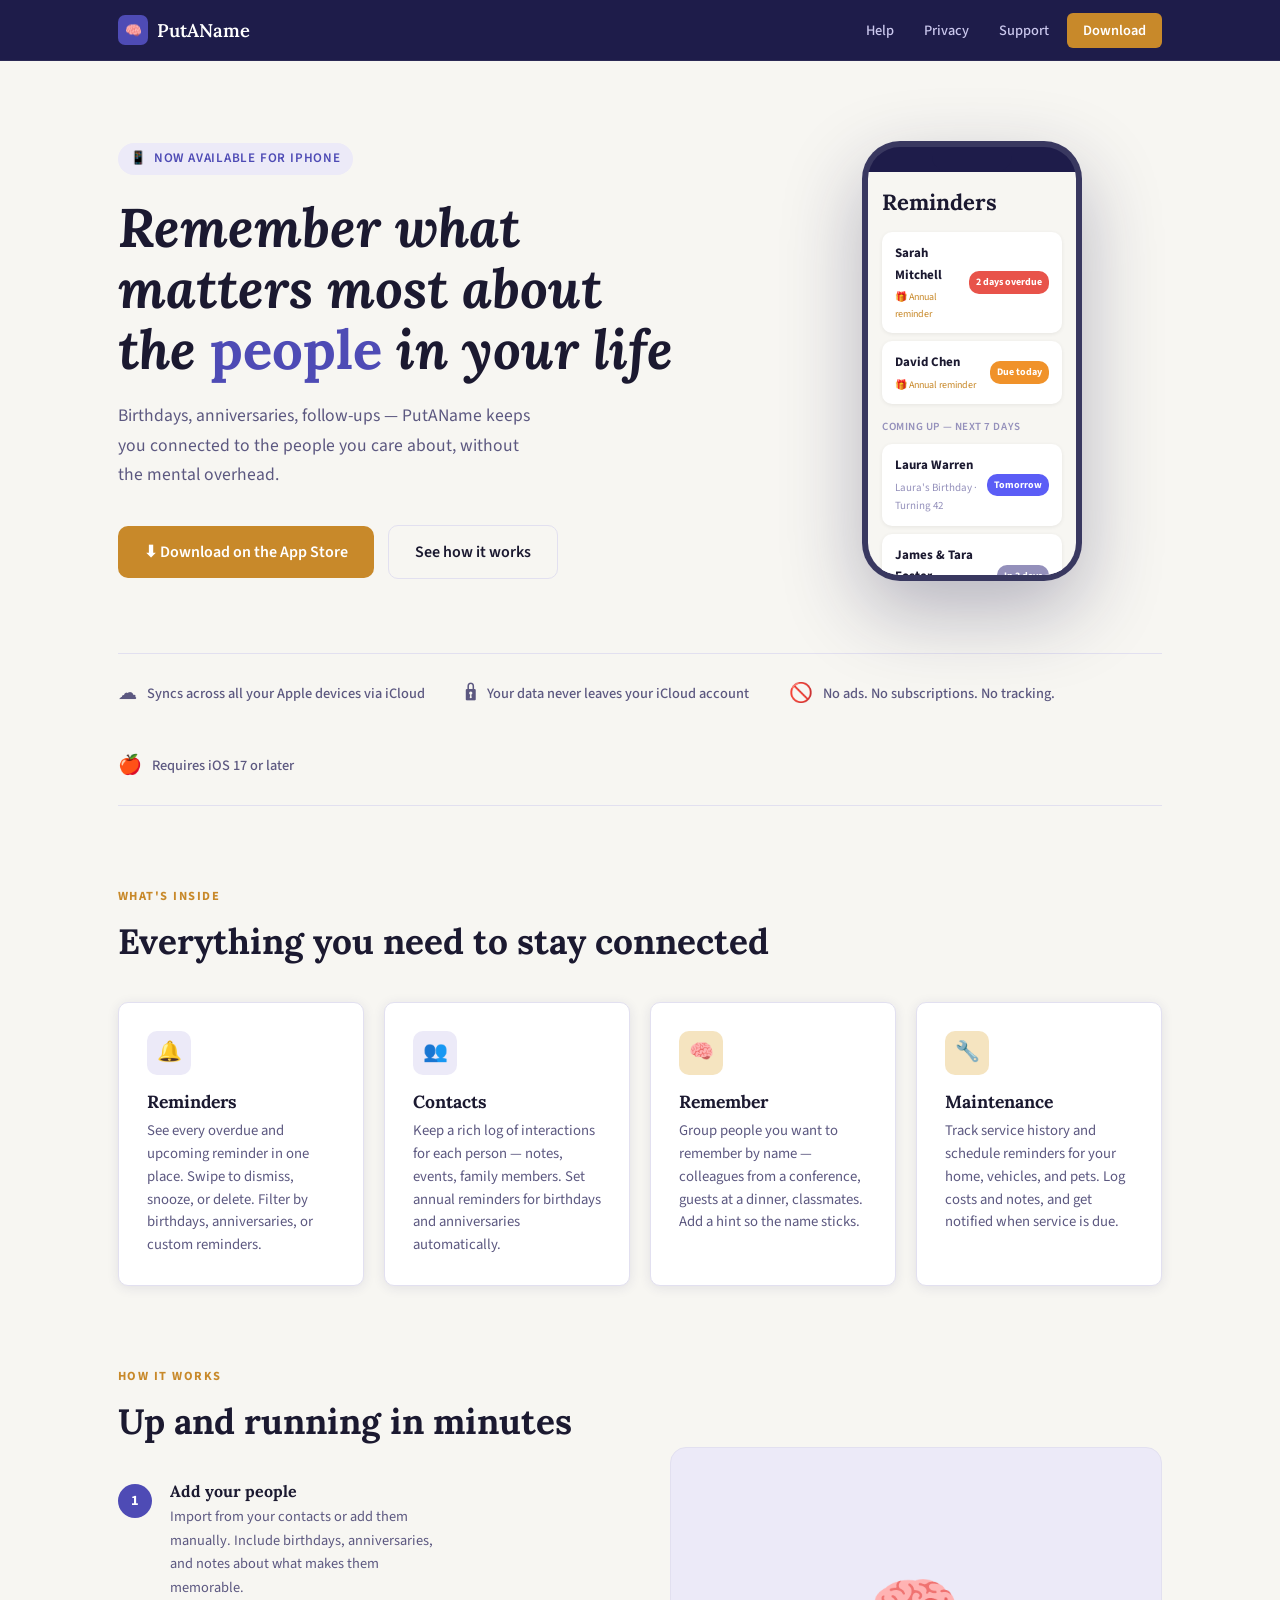
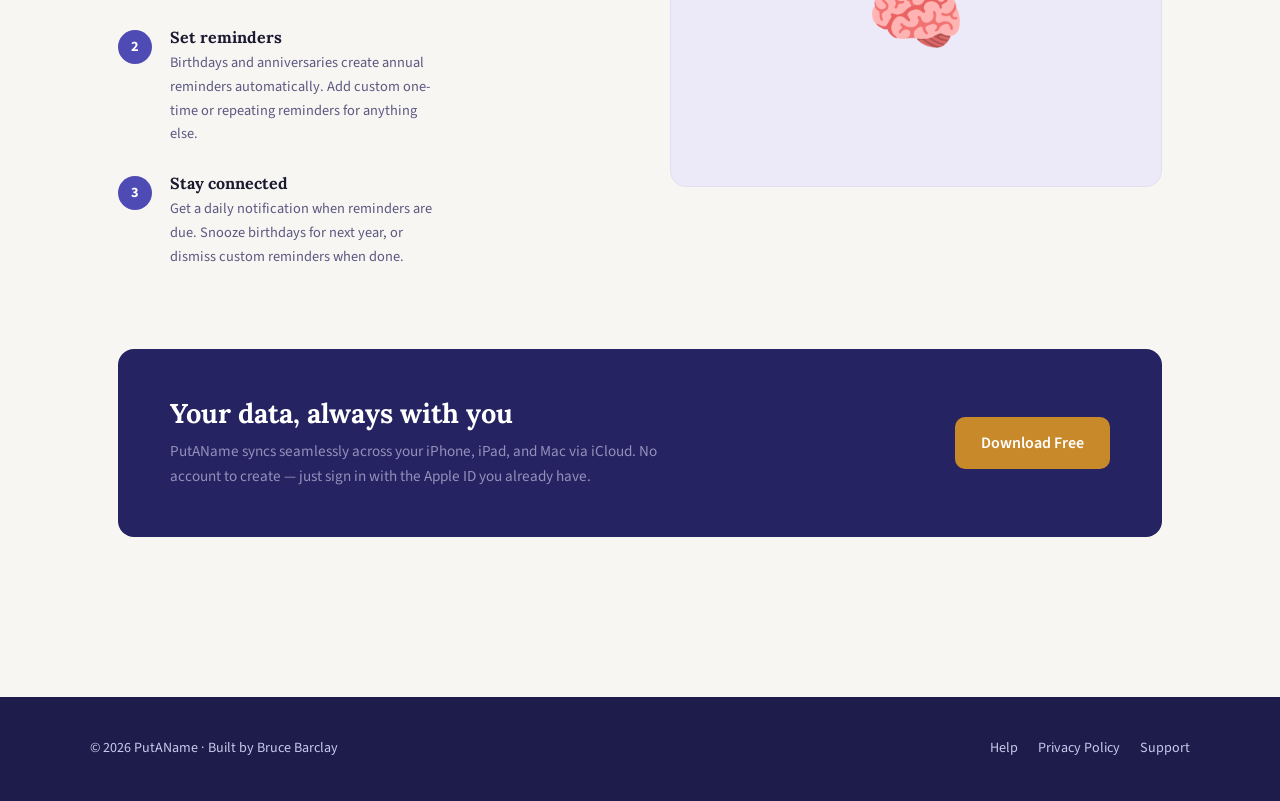
<file: index.html>
<!DOCTYPE html>
<html lang="en">
<head>
<meta charset="UTF-8">
<meta name="viewport" content="width=device-width, initial-scale=1.0">
<title>PutAName</title>
<meta name="description" content="The personal relationship app that helps you remember what matters most about the people in your life. Birthdays, anniversaries, reminders — all in one place.">
<link rel="stylesheet" href="style.css">
<style>
/* ── Hero ── */
.hero {
  display: grid;
  grid-template-columns: 1fr 380px;
  gap: 60px;
  align-items: center;
  padding: 80px 0 72px;
}

.hero-tag {
  display: inline-flex;
  align-items: center;
  gap: 7px;
  background: var(--indigo-pale);
  color: var(--indigo);
  font-size: .82rem;
  font-weight: 600;
  letter-spacing: .06em;
  text-transform: uppercase;
  padding: 5px 12px;
  border-radius: 20px;
  margin-bottom: 22px;
}

.hero h1 {
  font-size: clamp(2.2rem, 4.5vw, 3.4rem);
  font-style: italic;
  line-height: 1.12;
  margin-bottom: 22px;
  color: var(--ink);
}

.hero h1 em {
  font-style: normal;
  color: var(--indigo);
}

.hero-sub {
  font-size: 1.1rem;
  color: var(--ink-muted);
  max-width: 46ch;
  margin-bottom: 36px;
}

.hero-actions {
  display: flex;
  gap: 14px;
  flex-wrap: wrap;
  align-items: center;
}

.appstore-badge {
  height: 44px;
}

.hero-phone {
  position: relative;
  display: flex;
  justify-content: center;
}

.phone-frame {
  width: 220px;
  height: 440px;
  background: var(--nav-bg);
  border-radius: 38px;
  border: 6px solid rgba(255,255,255,.12);
  box-shadow: 0 30px 80px rgba(30,28,74,.30), 0 0 0 1px rgba(255,255,255,.04);
  position: relative;
  overflow: hidden;
  display: flex;
  flex-direction: column;
}

.phone-notch {
  width: 80px;
  height: 26px;
  background: var(--nav-bg);
  border-radius: 0 0 16px 16px;
  align-self: center;
  margin-top: -1px;
  flex-shrink: 0;
  position: relative;
  z-index: 2;
}

.phone-screen {
  flex: 1;
  background: #F7F6F2;
  padding: 12px 14px 0;
  overflow: hidden;
}

.mock-title {
  font-family: 'Lora', serif;
  font-size: 22px;
  font-weight: 700;
  color: #1B1930;
  margin-bottom: 12px;
}

.mock-row {
  background: white;
  border-radius: 10px;
  padding: 11px 13px;
  margin-bottom: 8px;
  display: flex;
  align-items: center;
  justify-content: space-between;
  box-shadow: 0 1px 4px rgba(0,0,0,.07);
}

.mock-row-left { flex: 1; min-width: 0; }
.mock-name { font-size: 13px; font-weight: 700; color: #1B1930; }
.mock-sub  { font-size: 11px; color: #9490BB; margin-top: 2px; }

.mock-badge {
  font-size: 10px;
  font-weight: 700;
  color: white;
  padding: 3px 7px;
  border-radius: 10px;
  white-space: nowrap;
}
.overdue  { background: #E8534A; }
.today    { background: #F0922A; }
.tomorrow { background: #5B5DF6; }
.in2      { background: #9490BB; }

.mock-annual {
  font-size: 10px;
  color: #C8892A;
  margin-top: 3px;
  display: flex;
  align-items: center;
  gap: 3px;
}

/* second phone, offset */
.phone-stack {
  position: relative;
  height: 480px;
}
.phone-stack .phone-frame:first-child {
  position: absolute;
  right: 0;
  top: 0;
}
.phone-stack .phone-frame:last-child {
  position: absolute;
  right: 40px;
  top: 40px;
  opacity: .4;
  transform: scale(.92);
}

/* ── Trust bar ── */
.trust-bar {
  border-top: 1px solid var(--border);
  border-bottom: 1px solid var(--border);
  padding: 24px 0;
  display: flex;
  gap: 40px;
  flex-wrap: wrap;
  align-items: center;
}
.trust-item {
  display: flex;
  align-items: center;
  gap: 10px;
  font-size: .9rem;
  color: var(--ink-muted);
  font-weight: 500;
}
.trust-icon {
  font-size: 1.2rem;
}

/* ── Features ── */
.features {
  padding: 80px 0 0;
}
.features-grid {
  display: grid;
  grid-template-columns: repeat(auto-fit, minmax(240px, 1fr));
  gap: 20px;
  margin-top: 0;
}
.feature-card {
  background: var(--surface);
  border: 1px solid var(--border);
  border-radius: var(--radius);
  padding: 28px;
  box-shadow: var(--shadow);
}
.feature-icon {
  width: 44px; height: 44px;
  border-radius: 10px;
  display: grid;
  place-items: center;
  font-size: 1.25rem;
  margin-bottom: 16px;
}
.icon-indigo { background: var(--indigo-pale); }
.icon-amber  { background: var(--amber-light); }

.feature-card h3 {
  font-size: 1.1rem;
  margin-bottom: 8px;
}
.feature-card p {
  font-size: .92rem;
  color: var(--ink-muted);
  line-height: 1.55;
}

/* ── How it works ── */
.how {
  padding: 80px 0 0;
  display: grid;
  grid-template-columns: 1fr 1fr;
  gap: 60px;
  align-items: center;
}
.how-steps { display: flex; flex-direction: column; gap: 28px; }
.step {
  display: flex;
  gap: 18px;
  align-items: flex-start;
}
.step-num {
  width: 34px; height: 34px;
  border-radius: 50%;
  background: var(--indigo);
  color: white;
  font-weight: 700;
  font-size: .9rem;
  display: grid;
  place-items: center;
  flex-shrink: 0;
  margin-top: 2px;
}
.step-body h4 { font-size: 1rem; margin-bottom: 4px; }
.step-body p  { font-size: .9rem; color: var(--ink-muted); max-width: 38ch; }

.how-visual {
  background: var(--indigo-pale);
  border-radius: 16px;
  height: 340px;
  display: grid;
  place-items: center;
  color: var(--indigo);
  font-size: 5rem;
  border: 1px solid var(--border);
}

/* ── iCloud band ── */
.icloud-band {
  margin-top: 80px;
  background: var(--indigo-deep);
  border-radius: 16px;
  padding: 48px 52px;
  display: flex;
  gap: 40px;
  align-items: center;
  justify-content: space-between;
  flex-wrap: wrap;
}
.icloud-band h2 {
  color: white;
  font-size: 1.7rem;
  margin-bottom: 10px;
}
.icloud-band p {
  color: #9490BB;
  font-size: .95rem;
}
.icloud-band .btn-primary {
  white-space: nowrap;
}

/* ── Responsive ── */
@media (max-width: 760px) {
  .hero { grid-template-columns: 1fr; }
  .hero-phone { display: none; }
  .how { grid-template-columns: 1fr; }
  .how-visual { display: none; }
  .icloud-band { padding: 32px 24px; }
}
</style>
</head>
<body>

<nav class="site-nav" aria-label="Site navigation">
  <div class="nav-inner">
    <a href="index.html" class="nav-logo">
      <span class="nav-logo-icon">🧠</span>
      PutAName
    </a>
    <ul class="nav-links">
      <li><a href="help.html">Help</a></li>
      <li><a href="privacy.html">Privacy</a></li>
      <li><a href="support.html">Support</a></li>
      <li><a href="https://apps.apple.com/app/put-a-name/id6807991402" class="nav-cta" target="_blank">Download</a></li>
    </ul>
  </div>
</nav>

<main>
<div class="page-content">

  <!-- Hero -->
  <section class="hero">
    <div class="hero-copy">
      <div class="hero-tag">
        <span>📱</span> Now available for iPhone
      </div>
      <h1>Remember what matters most about the <em>people</em> in your life</h1>
      <p class="hero-sub">Birthdays, anniversaries, follow-ups — PutAName keeps you connected to the people you care about, without the mental overhead.</p>
      <div class="hero-actions" id="download">
        <a href="https://apps.apple.com/app/put-a-name/id6807991402" class="btn btn-primary" aria-label="Download on the App Store" target="_blank">
          ⬇ Download on the App Store
        </a>
        <a href="help.html" class="btn btn-ghost">See how it works</a>
      </div>
    </div>

    <div class="hero-phone" aria-hidden="true">
      <div class="phone-frame">
        <div class="phone-notch"></div>
        <div class="phone-screen">
          <div class="mock-title">Reminders</div>
          <div class="mock-row">
            <div class="mock-row-left">
              <div class="mock-name">Sarah Mitchell</div>
              <div class="mock-annual">🎁 Annual reminder</div>
            </div>
            <span class="mock-badge overdue">2 days overdue</span>
          </div>
          <div class="mock-row">
            <div class="mock-row-left">
              <div class="mock-name">David Chen</div>
              <div class="mock-annual">🎁 Annual reminder</div>
            </div>
            <span class="mock-badge today">Due today</span>
          </div>
          <div style="font-size:11px;color:#9490BB;margin:14px 0 8px;font-weight:600;letter-spacing:.05em;text-transform:uppercase;">Coming up — next 7 days</div>
          <div class="mock-row">
            <div class="mock-row-left">
              <div class="mock-name">Laura Warren</div>
              <div class="mock-sub">Laura's Birthday · Turning 42</div>
            </div>
            <span class="mock-badge tomorrow">Tomorrow</span>
          </div>
          <div class="mock-row">
            <div class="mock-row-left">
              <div class="mock-name">James &amp; Tara Foster</div>
              <div class="mock-sub">Anniversary</div>
            </div>
            <span class="mock-badge in2">In 3 days</span>
          </div>
        </div>
      </div>
    </div>
  </section>

  <!-- Trust bar -->
  <div class="trust-bar">
    <div class="trust-item"><span class="trust-icon">☁️</span> Syncs across all your Apple devices via iCloud</div>
    <div class="trust-item"><span class="trust-icon">🔒</span> Your data never leaves your iCloud account</div>
    <div class="trust-item"><span class="trust-icon">🚫</span> No ads. No subscriptions. No tracking.</div>
    <div class="trust-item"><span class="trust-icon">🍎</span> Requires iOS 17 or later</div>
  </div>

  <!-- Features -->
  <section class="features">
    <p class="eyebrow">What's inside</p>
    <h2 class="section-title">Everything you need to stay connected</h2>
    <div class="features-grid">
      <div class="feature-card">
        <div class="feature-icon icon-indigo">🔔</div>
        <h3>Reminders</h3>
        <p>See every overdue and upcoming reminder in one place. Swipe to dismiss, snooze, or delete. Filter by birthdays, anniversaries, or custom reminders.</p>
      </div>
      <div class="feature-card">
        <div class="feature-icon icon-indigo">👥</div>
        <h3>Contacts</h3>
        <p>Keep a rich log of interactions for each person — notes, events, family members. Set annual reminders for birthdays and anniversaries automatically.</p>
      </div>
      <div class="feature-card">
        <div class="feature-icon icon-amber">🧠</div>
        <h3>Remember</h3>
        <p>Group people you want to remember by name — colleagues from a conference, guests at a dinner, classmates. Add a hint so the name sticks.</p>
      </div>
      <div class="feature-card">
        <div class="feature-icon icon-amber">🔧</div>
        <h3>Maintenance</h3>
        <p>Track service history and schedule reminders for your home, vehicles, and pets. Log costs and notes, and get notified when service is due.</p>
      </div>
    </div>
  </section>

  <!-- How it works -->
  <section class="how">
    <div>
      <p class="eyebrow">How it works</p>
      <h2 class="section-title">Up and running in minutes</h2>
      <div class="how-steps">
        <div class="step">
          <div class="step-num">1</div>
          <div class="step-body">
            <h4>Add your people</h4>
            <p>Import from your contacts or add them manually. Include birthdays, anniversaries, and notes about what makes them memorable.</p>
          </div>
        </div>
        <div class="step">
          <div class="step-num">2</div>
          <div class="step-body">
            <h4>Set reminders</h4>
            <p>Birthdays and anniversaries create annual reminders automatically. Add custom one-time or repeating reminders for anything else.</p>
          </div>
        </div>
        <div class="step">
          <div class="step-num">3</div>
          <div class="step-body">
            <h4>Stay connected</h4>
            <p>Get a daily notification when reminders are due. Snooze birthdays for next year, or dismiss custom reminders when done.</p>
          </div>
        </div>
      </div>
    </div>
    <div class="how-visual" aria-hidden="true">🧠</div>
  </section>

  <!-- iCloud band -->
  <div class="icloud-band">
    <div>
      <h2>Your data, always with you</h2>
      <p>PutAName syncs seamlessly across your iPhone, iPad, and Mac via iCloud. No account to create — just sign in with the Apple ID you already have.</p>
    </div>
    <a href="https://apps.apple.com/app/put-a-name/id6807991402" class="btn btn-primary" target="_blank">Download Free</a>
  </div>

</div>
</main>

<footer class="site-footer">
  <div class="footer-inner">
    <span>© 2026 PutAName · Built by Bruce Barclay</span>
    <ul class="footer-links">
      <li><a href="help.html">Help</a></li>
      <li><a href="privacy.html">Privacy Policy</a></li>
      <li><a href="support.html">Support</a></li>
    </ul>
  </div>
</footer>

</body>
</html>
</file>
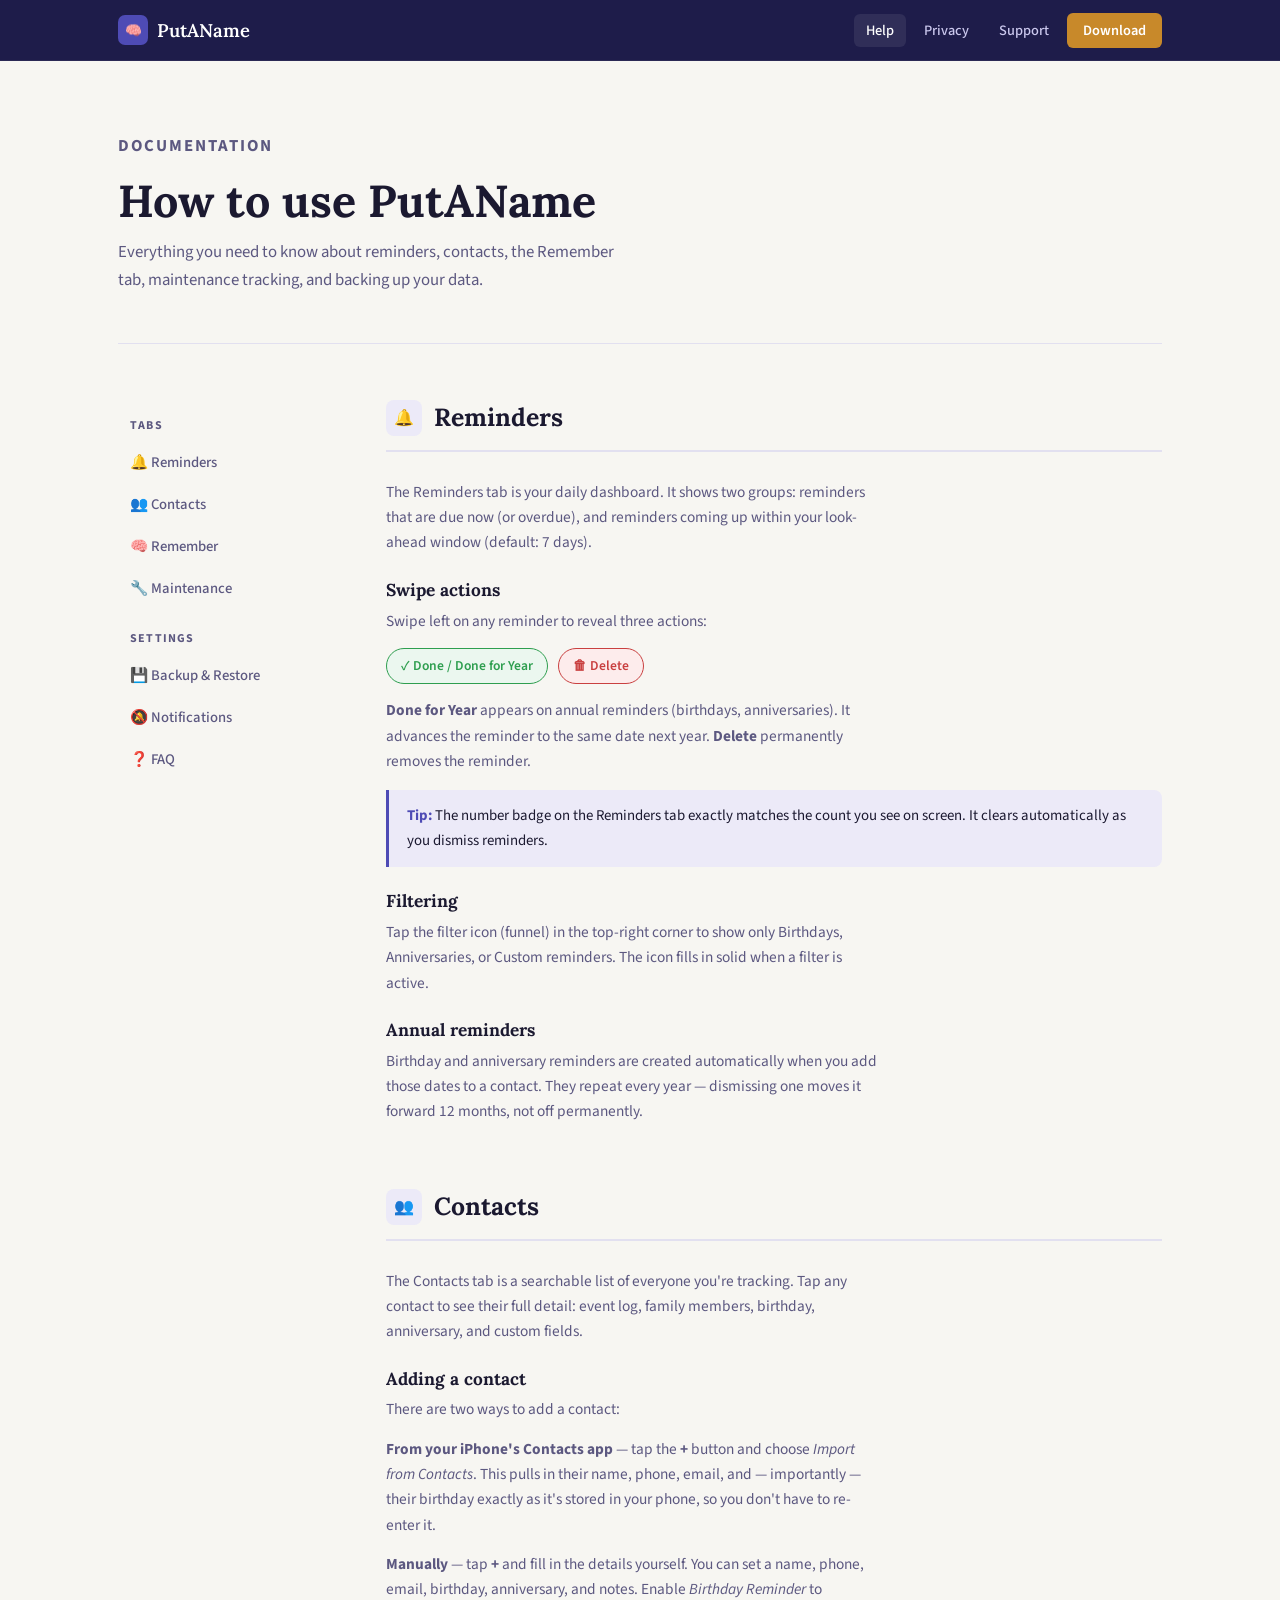
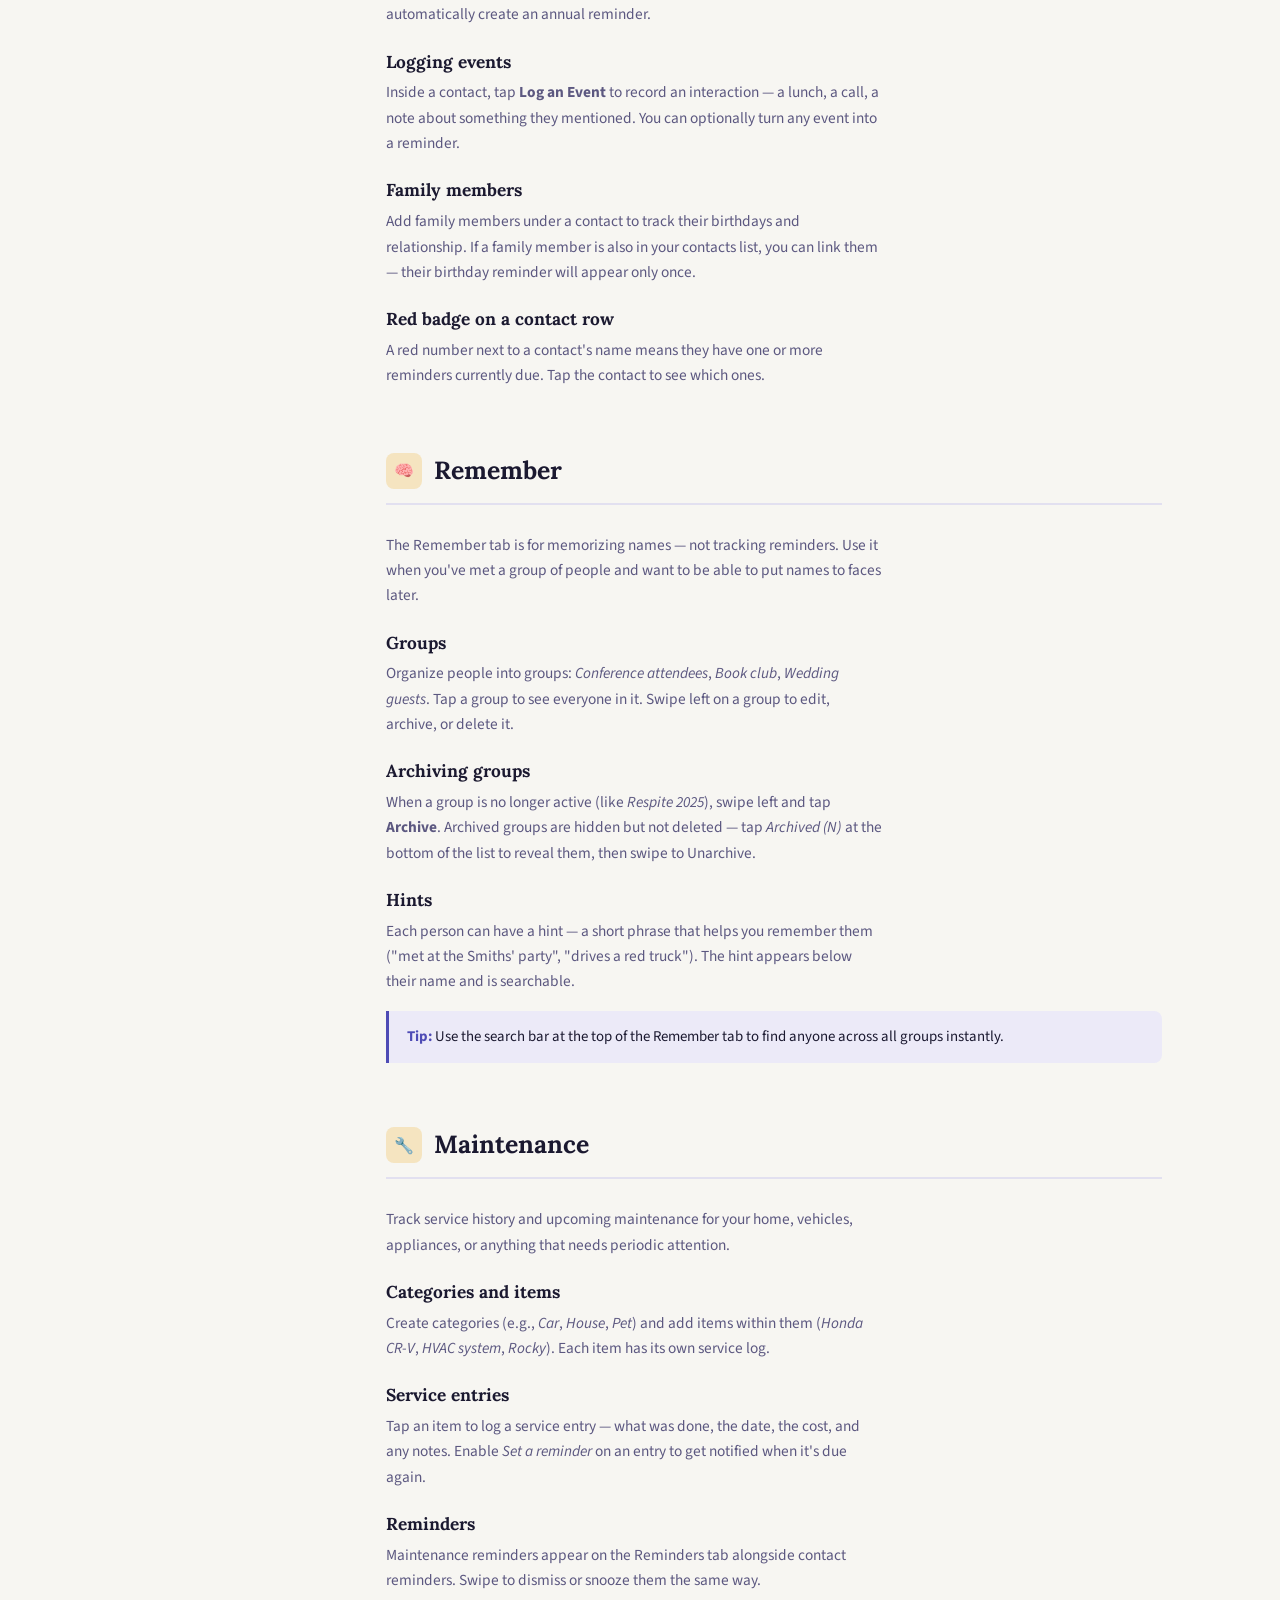
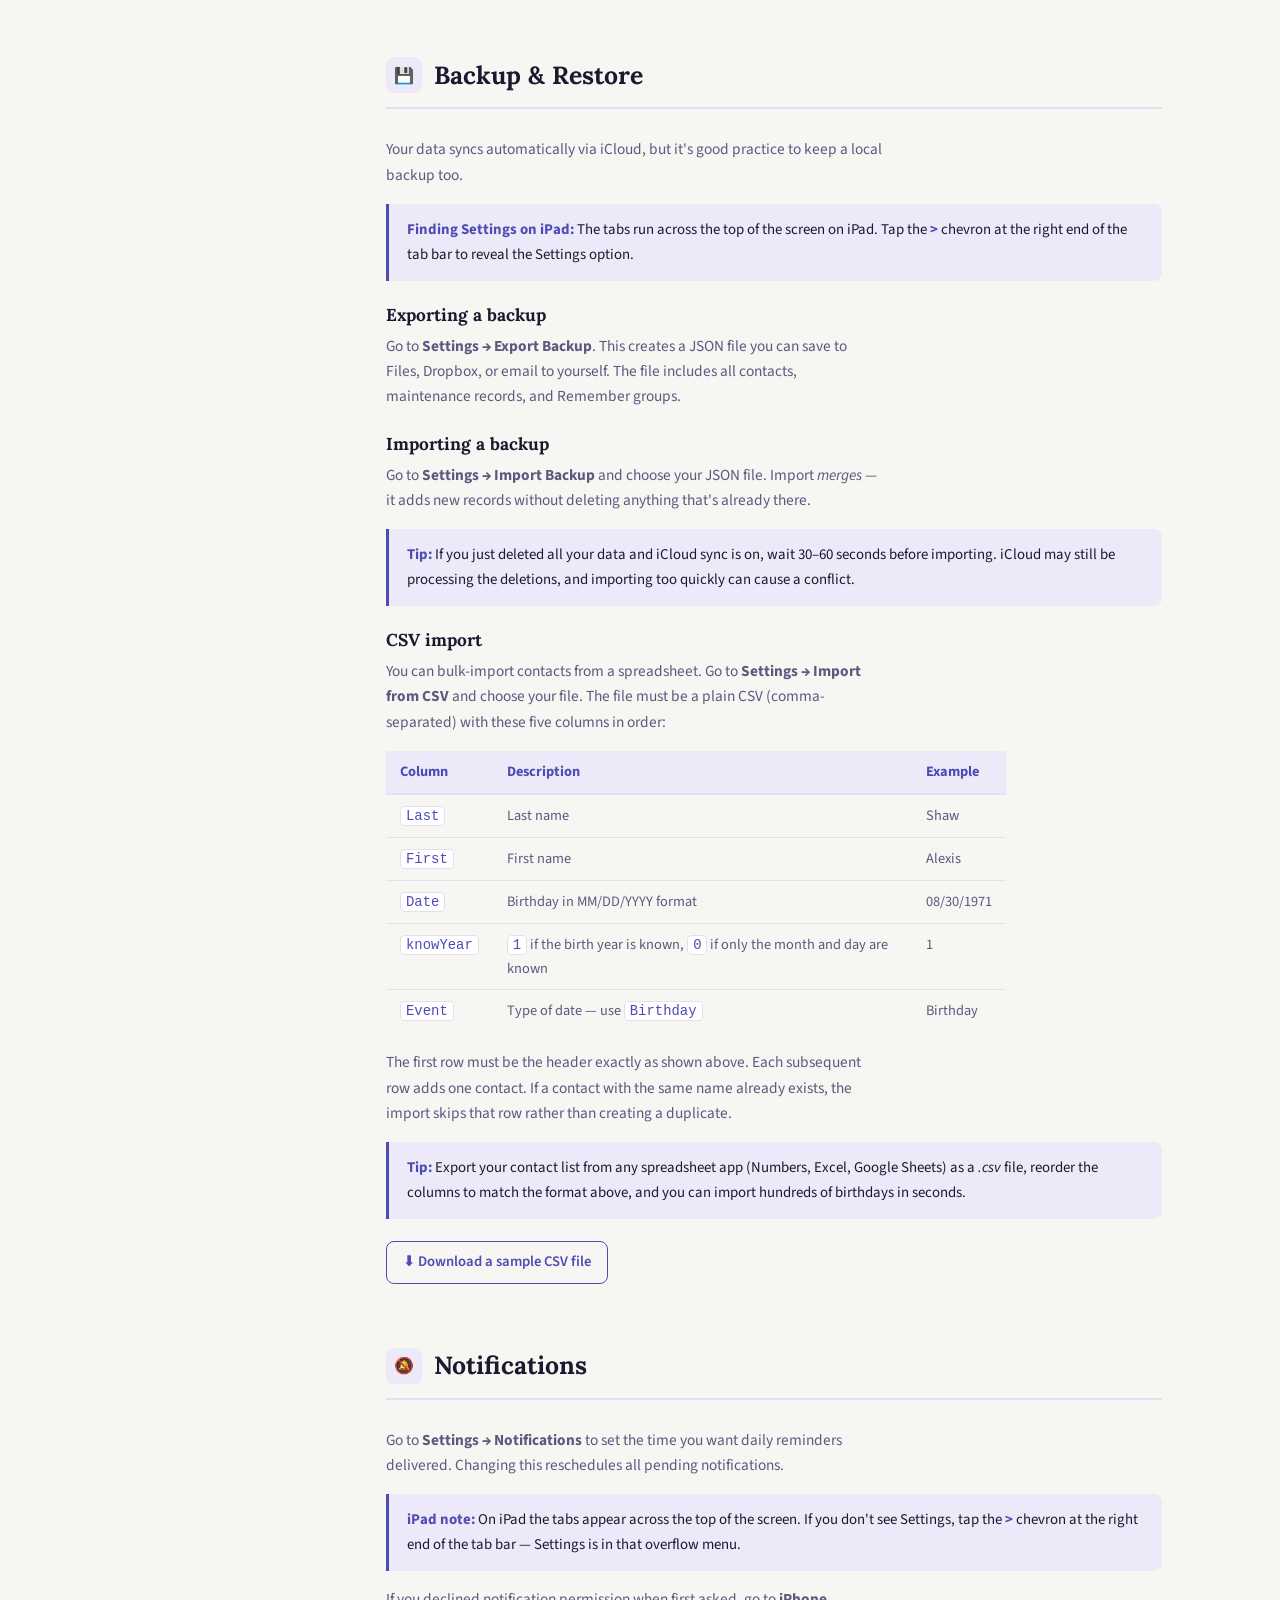
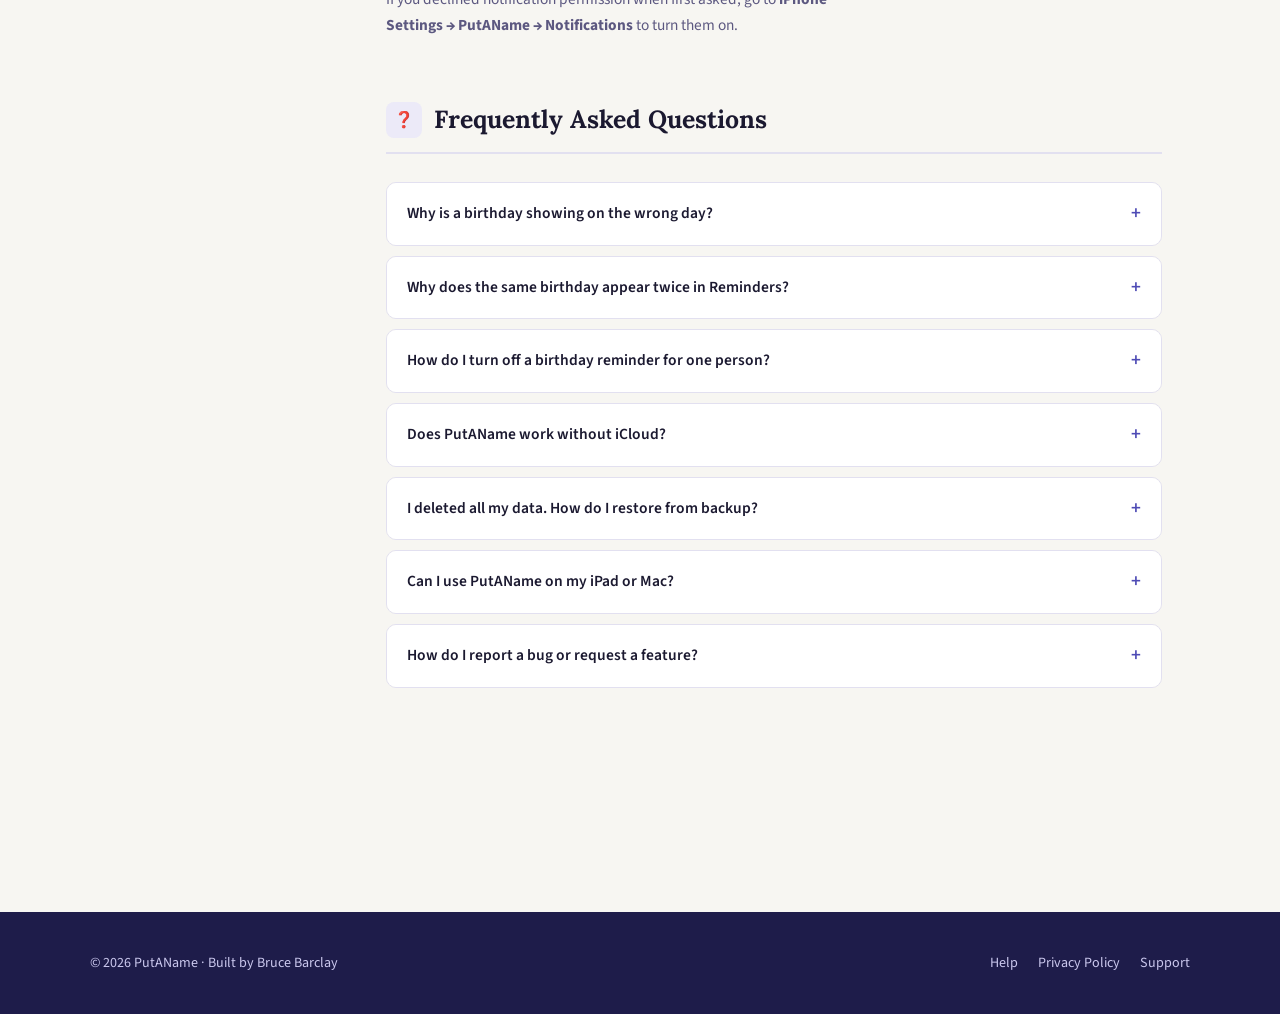
<file: help.html>
<!DOCTYPE html>
<html lang="en">
<head>
<meta charset="UTF-8">
<meta name="viewport" content="width=device-width, initial-scale=1.0">
<title>Help — PutAName</title>
<meta name="description" content="Learn how to use PutAName — reminders, contacts, the Remember tab, maintenance tracking, and backup.">
<link rel="stylesheet" href="style.css">
<style>
.help-hero {
  padding: 60px 0 48px;
  border-bottom: 1px solid var(--border);
  margin-bottom: 56px;
}
.help-hero h1 { font-size: clamp(2rem, 4vw, 2.8rem); margin-top: .3em; }
.help-hero p  { font-size: 1.05rem; color: var(--ink-muted); margin-top: .7em; }

.help-layout {
  display: grid;
  grid-template-columns: 220px 1fr;
  gap: 48px;
  align-items: start;
}

/* Sidebar */
.help-sidebar {
  position: sticky;
  top: 80px;
}
.help-sidebar nav { display: flex; flex-direction: column; gap: 4px; }
.help-sidebar a {
  color: var(--ink-muted);
  font-size: .92rem;
  font-weight: 500;
  padding: 7px 12px;
  border-radius: 7px;
  display: flex;
  align-items: center;
  gap: 9px;
  text-decoration: none;
  transition: background .12s, color .12s;
}
.help-sidebar a:hover,
.help-sidebar a.active {
  background: var(--indigo-pale);
  color: var(--indigo);
}
.help-sidebar .section-group {
  font-size: .75rem;
  font-weight: 700;
  letter-spacing: .1em;
  text-transform: uppercase;
  color: var(--ink-muted);
  padding: 16px 12px 4px;
}

/* Content */
.help-section {
  margin-bottom: 64px;
  scroll-margin-top: 80px;
}
.help-section h2 {
  font-size: 1.55rem;
  display: flex;
  align-items: center;
  gap: 12px;
  padding-bottom: 14px;
  border-bottom: 2px solid var(--border);
  margin-bottom: 28px;
}
.help-section h2 .tab-icon {
  width: 36px; height: 36px;
  border-radius: 8px;
  background: var(--indigo-pale);
  display: grid;
  place-items: center;
  font-size: 1rem;
  flex-shrink: 0;
}
.amber-bg { background: var(--amber-light) !important; }

.help-section h3 {
  font-size: 1.08rem;
  margin: 24px 0 8px;
  color: var(--ink);
}
.help-section p {
  font-size: .96rem;
  color: var(--ink-muted);
  line-height: 1.65;
  max-width: 62ch;
}

/* Q&A */
.faq-item {
  border: 1px solid var(--border);
  border-radius: var(--radius);
  margin-bottom: 10px;
  overflow: hidden;
}
.faq-item summary {
  padding: 15px 20px;
  font-weight: 600;
  font-size: .97rem;
  cursor: pointer;
  list-style: none;
  display: flex;
  justify-content: space-between;
  align-items: center;
  background: var(--surface);
  color: var(--ink);
  user-select: none;
}
.faq-item summary::-webkit-details-marker { display: none; }
.faq-item summary::after { content: '+'; font-size: 1.2rem; color: var(--indigo); transition: transform .2s; }
.faq-item[open] summary::after { transform: rotate(45deg); }
.faq-item[open] summary { border-bottom: 1px solid var(--border); }
.faq-body {
  padding: 16px 20px;
  font-size: .93rem;
  color: var(--ink-muted);
  line-height: 1.65;
  background: var(--ground);
}
.faq-body p + p { margin-top: .7em; }

/* Tip box */
.tip {
  background: var(--indigo-pale);
  border-left: 3px solid var(--indigo);
  border-radius: 0 8px 8px 0;
  padding: 14px 18px;
  margin: 16px 0;
  font-size: .93rem;
  color: var(--ink);
}
.tip strong { color: var(--indigo); }

/* Action pills */
.actions-row {
  display: flex;
  gap: 10px;
  flex-wrap: wrap;
  margin: 14px 0;
}
.action-pill {
  display: inline-flex;
  align-items: center;
  gap: 6px;
  padding: 6px 14px;
  border-radius: 20px;
  font-size: .85rem;
  font-weight: 600;
  border: 1.5px solid;
}
.pill-green  { border-color: #2E9E4F; color: #2E9E4F; background: #EBF7EF; }
.pill-orange { border-color: #D97B20; color: #D97B20; background: #FDF3E7; }
.pill-red    { border-color: #C94040; color: #C94040; background: #FDECEC; }

/* CSV table */
.csv-table {
  width: 100%;
  max-width: 620px;
  border-collapse: collapse;
  font-size: .9rem;
  margin: 16px 0 18px;
  overflow-x: auto;
  display: block;
}
.csv-table th {
  background: var(--indigo-pale);
  color: var(--indigo);
  font-weight: 700;
  text-align: left;
  padding: 9px 14px;
  border-bottom: 2px solid var(--border);
}
.csv-table td {
  padding: 9px 14px;
  border-bottom: 1px solid var(--border);
  color: var(--ink-muted);
  vertical-align: top;
}
.csv-table tr:last-child td { border-bottom: none; }
.csv-table code {
  background: var(--surface);
  border: 1px solid var(--border);
  border-radius: 4px;
  padding: 1px 5px;
  font-size: .87rem;
  color: var(--indigo);
}

/* CSV download link */
.csv-download {
  display: inline-flex;
  align-items: center;
  gap: 6px;
  font-weight: 600;
  font-size: .92rem;
  color: var(--indigo);
  border: 1.5px solid var(--indigo);
  padding: 8px 16px;
  border-radius: 8px;
  text-decoration: none;
  margin-top: 6px;
  transition: background .12s;
}
.csv-download:hover { background: var(--indigo-pale); text-decoration: none; }

@media (max-width: 700px) {
  .help-layout { grid-template-columns: 1fr; }
  .help-sidebar { display: none; }
}
</style>
</head>
<body>

<nav class="site-nav" aria-label="Site navigation">
  <div class="nav-inner">
    <a href="index.html" class="nav-logo">
      <span class="nav-logo-icon">🧠</span>
      PutAName
    </a>
    <ul class="nav-links">
      <li><a href="help.html" aria-current="page">Help</a></li>
      <li><a href="privacy.html">Privacy</a></li>
      <li><a href="support.html">Support</a></li>
      <li><a href="index.html#download" class="nav-cta">Download</a></li>
    </ul>
  </div>
</nav>

<main>
<div class="page-content">

  <div class="help-hero">
    <p class="eyebrow">Documentation</p>
    <h1>How to use PutAName</h1>
    <p>Everything you need to know about reminders, contacts, the Remember tab, maintenance tracking, and backing up your data.</p>
  </div>

  <div class="help-layout">

    <!-- Sidebar -->
    <aside class="help-sidebar">
      <nav aria-label="Help sections">
        <div class="section-group">Tabs</div>
        <a href="#reminders">🔔 Reminders</a>
        <a href="#contacts">👥 Contacts</a>
        <a href="#remember">🧠 Remember</a>
        <a href="#maintenance">🔧 Maintenance</a>
        <div class="section-group">Settings</div>
        <a href="#backup">💾 Backup &amp; Restore</a>
        <a href="#notifications">🔕 Notifications</a>
        <a href="#faq">❓ FAQ</a>
      </nav>
    </aside>

    <!-- Main content -->
    <div class="help-content">

      <!-- Reminders -->
      <section class="help-section" id="reminders">
        <h2><span class="tab-icon">🔔</span> Reminders</h2>

        <p>The Reminders tab is your daily dashboard. It shows two groups: reminders that are due now (or overdue), and reminders coming up within your look-ahead window (default: 7 days).</p>

        <h3>Swipe actions</h3>
        <p>Swipe left on any reminder to reveal three actions:</p>
        <div class="actions-row">
          <span class="action-pill pill-green">✓ Done / Done for Year</span>
          <span class="action-pill pill-red">🗑 Delete</span>
        </div>
        <p><strong>Done for Year</strong> appears on annual reminders (birthdays, anniversaries). It advances the reminder to the same date next year. <strong>Delete</strong> permanently removes the reminder.</p>

        <div class="tip"><strong>Tip:</strong> The number badge on the Reminders tab exactly matches the count you see on screen. It clears automatically as you dismiss reminders.</div>

        <h3>Filtering</h3>
        <p>Tap the filter icon (funnel) in the top-right corner to show only Birthdays, Anniversaries, or Custom reminders. The icon fills in solid when a filter is active.</p>

        <h3>Annual reminders</h3>
        <p>Birthday and anniversary reminders are created automatically when you add those dates to a contact. They repeat every year — dismissing one moves it forward 12 months, not off permanently.</p>
      </section>

      <!-- Contacts -->
      <section class="help-section" id="contacts">
        <h2><span class="tab-icon">👥</span> Contacts</h2>

        <p>The Contacts tab is a searchable list of everyone you're tracking. Tap any contact to see their full detail: event log, family members, birthday, anniversary, and custom fields.</p>

        <h3>Adding a contact</h3>
        <p>There are two ways to add a contact:</p>
        <p><strong>From your iPhone's Contacts app</strong> — tap the <strong>+</strong> button and choose <em>Import from Contacts</em>. This pulls in their name, phone, email, and — importantly — their birthday exactly as it's stored in your phone, so you don't have to re-enter it.</p>
        <p><strong>Manually</strong> — tap <strong>+</strong> and fill in the details yourself. You can set a name, phone, email, birthday, anniversary, and notes. Enable <em>Birthday Reminder</em> to automatically create an annual reminder.</p>

        <h3>Logging events</h3>
        <p>Inside a contact, tap <strong>Log an Event</strong> to record an interaction — a lunch, a call, a note about something they mentioned. You can optionally turn any event into a reminder.</p>

        <h3>Family members</h3>
        <p>Add family members under a contact to track their birthdays and relationship. If a family member is also in your contacts list, you can link them — their birthday reminder will appear only once.</p>

        <h3>Red badge on a contact row</h3>
        <p>A red number next to a contact's name means they have one or more reminders currently due. Tap the contact to see which ones.</p>
      </section>

      <!-- Remember -->
      <section class="help-section" id="remember">
        <h2><span class="tab-icon amber-bg">🧠</span> Remember</h2>

        <p>The Remember tab is for memorizing names — not tracking reminders. Use it when you've met a group of people and want to be able to put names to faces later.</p>

        <h3>Groups</h3>
        <p>Organize people into groups: <em>Conference attendees</em>, <em>Book club</em>, <em>Wedding guests</em>. Tap a group to see everyone in it. Swipe left on a group to edit, archive, or delete it.</p>

        <h3>Archiving groups</h3>
        <p>When a group is no longer active (like <em>Respite 2025</em>), swipe left and tap <strong>Archive</strong>. Archived groups are hidden but not deleted — tap <em>Archived (N)</em> at the bottom of the list to reveal them, then swipe to Unarchive.</p>

        <h3>Hints</h3>
        <p>Each person can have a hint — a short phrase that helps you remember them ("met at the Smiths' party", "drives a red truck"). The hint appears below their name and is searchable.</p>

        <div class="tip"><strong>Tip:</strong> Use the search bar at the top of the Remember tab to find anyone across all groups instantly.</div>
      </section>

      <!-- Maintenance -->
      <section class="help-section" id="maintenance">
        <h2><span class="tab-icon amber-bg">🔧</span> Maintenance</h2>

        <p>Track service history and upcoming maintenance for your home, vehicles, appliances, or anything that needs periodic attention.</p>

        <h3>Categories and items</h3>
        <p>Create categories (e.g., <em>Car</em>, <em>House</em>, <em>Pet</em>) and add items within them (<em>Honda CR-V</em>, <em>HVAC system</em>, <em>Rocky</em>). Each item has its own service log.</p>

        <h3>Service entries</h3>
        <p>Tap an item to log a service entry — what was done, the date, the cost, and any notes. Enable <em>Set a reminder</em> on an entry to get notified when it's due again.</p>

        <h3>Reminders</h3>
        <p>Maintenance reminders appear on the Reminders tab alongside contact reminders. Swipe to dismiss or snooze them the same way.</p>
      </section>

      <!-- Backup -->
      <section class="help-section" id="backup">
        <h2><span class="tab-icon">💾</span> Backup &amp; Restore</h2>

        <p>Your data syncs automatically via iCloud, but it's good practice to keep a local backup too.</p>

        <div class="tip"><strong>Finding Settings on iPad:</strong> The tabs run across the top of the screen on iPad. Tap the <strong>&gt;</strong> chevron at the right end of the tab bar to reveal the Settings option.</div>

        <h3>Exporting a backup</h3>
        <p>Go to <strong>Settings → Export Backup</strong>. This creates a JSON file you can save to Files, Dropbox, or email to yourself. The file includes all contacts, maintenance records, and Remember groups.</p>

        <h3>Importing a backup</h3>
        <p>Go to <strong>Settings → Import Backup</strong> and choose your JSON file. Import <em>merges</em> — it adds new records without deleting anything that's already there.</p>

        <div class="tip"><strong>Tip:</strong> If you just deleted all your data and iCloud sync is on, wait 30–60 seconds before importing. iCloud may still be processing the deletions, and importing too quickly can cause a conflict.</div>

        <h3>CSV import</h3>
        <p>You can bulk-import contacts from a spreadsheet. Go to <strong>Settings → Import from CSV</strong> and choose your file. The file must be a plain CSV (comma-separated) with these five columns in order:</p>

        <table class="csv-table">
          <thead>
            <tr><th>Column</th><th>Description</th><th>Example</th></tr>
          </thead>
          <tbody>
            <tr><td><code>Last</code></td><td>Last name</td><td>Shaw</td></tr>
            <tr><td><code>First</code></td><td>First name</td><td>Alexis</td></tr>
            <tr><td><code>Date</code></td><td>Birthday in MM/DD/YYYY format</td><td>08/30/1971</td></tr>
            <tr><td><code>knowYear</code></td><td><code>1</code> if the birth year is known, <code>0</code> if only the month and day are known</td><td>1</td></tr>
            <tr><td><code>Event</code></td><td>Type of date — use <code>Birthday</code></td><td>Birthday</td></tr>
          </tbody>
        </table>

        <p>The first row must be the header exactly as shown above. Each subsequent row adds one contact. If a contact with the same name already exists, the import skips that row rather than creating a duplicate.</p>

        <div class="tip"><strong>Tip:</strong> Export your contact list from any spreadsheet app (Numbers, Excel, Google Sheets) as a <em>.csv</em> file, reorder the columns to match the format above, and you can import hundreds of birthdays in seconds.</div>

        <p><a href="RememberIt_Sample.csv" class="csv-download" download>⬇ Download a sample CSV file</a></p>
      </section>

      <!-- Notifications -->
      <section class="help-section" id="notifications">
        <h2><span class="tab-icon">🔕</span> Notifications</h2>

        <p>Go to <strong>Settings → Notifications</strong> to set the time you want daily reminders delivered. Changing this reschedules all pending notifications.</p>

        <div class="tip"><strong>iPad note:</strong> On iPad the tabs appear across the top of the screen. If you don't see Settings, tap the <strong>&gt;</strong> chevron at the right end of the tab bar — Settings is in that overflow menu.</div>

        <p>If you declined notification permission when first asked, go to <strong>iPhone Settings → PutAName → Notifications</strong> to turn them on.</p>
      </section>

      <!-- FAQ -->
      <section class="help-section" id="faq">
        <h2><span class="tab-icon">❓</span> Frequently Asked Questions</h2>

        <details class="faq-item">
          <summary>Why is a birthday showing on the wrong day?</summary>
          <div class="faq-body">
            <p>Birthdays are stored as calendar dates (not times). If you entered a birthday while in one time zone and now view it in a different one, the display logic automatically accounts for this using UTC-based date math — so the date should always show the day you entered regardless of where you are.</p>
            <p>If you see a date that's off by one day, check whether the birthday was set correctly in the contact's detail view.</p>
          </div>
        </details>

        <details class="faq-item">
          <summary>Why does the same birthday appear twice in Reminders?</summary>
          <div class="faq-body">
            <p>This can happen if a person is both a direct contact <em>and</em> listed as a family member on another contact with their birthday reminder enabled. PutAName automatically suppresses the family-member copy — only the direct contact's reminder shows. If you're still seeing duplicates, check that the family member is properly <em>linked</em> to their contact (tap the family member row to link them).</p>
          </div>
        </details>

        <details class="faq-item">
          <summary>How do I turn off a birthday reminder for one person?</summary>
          <div class="faq-body">
            <p>Open the contact, tap the edit button (⋯ menu → Edit Contact), and turn off the <em>Birthday Reminder</em> toggle. This removes the annual reminder without deleting the birthday date itself.</p>
          </div>
        </details>

        <details class="faq-item">
          <summary>Does PutAName work without iCloud?</summary>
          <div class="faq-body">
            <p>Yes — all your data is saved on your device even when iCloud is off. You just won't get sync across other devices. Export a backup regularly if you're not using iCloud, so you have a copy in case you switch phones.</p>
          </div>
        </details>

        <details class="faq-item">
          <summary>I deleted all my data. How do I restore from backup?</summary>
          <div class="faq-body">
            <p>If iCloud sync is enabled, wait about 60 seconds after deleting before importing — iCloud needs time to process the deletions. Then go to <strong>Settings → Import Backup</strong> and choose your backup file. If the import seems to do nothing, try enabling Airplane Mode first, import, then turn Airplane Mode off.</p>
          </div>
        </details>

        <details class="faq-item">
          <summary>Can I use PutAName on my iPad or Mac?</summary>
          <div class="faq-body">
            <p>PutAName is built for iPhone and runs on iPad in iPhone-compatibility mode. A native iPad version is not available yet. iCloud sync means your data is always up to date when you switch between devices.</p>
          </div>
        </details>

        <details class="faq-item">
          <summary>How do I report a bug or request a feature?</summary>
          <div class="faq-body">
            <p>Visit the <a href="support.html">Support page</a> and send an email. Include which version of the app you're using (visible in Settings → About) and a description of what you expected vs. what happened.</p>
          </div>
        </details>

      </section>

    </div><!-- /help-content -->
  </div><!-- /help-layout -->

</div>
</main>

<footer class="site-footer">
  <div class="footer-inner">
    <span>© 2026 PutAName · Built by Bruce Barclay</span>
    <ul class="footer-links">
      <li><a href="help.html">Help</a></li>
      <li><a href="privacy.html">Privacy Policy</a></li>
      <li><a href="support.html">Support</a></li>
    </ul>
  </div>
</footer>

</body>
</html>
</file>
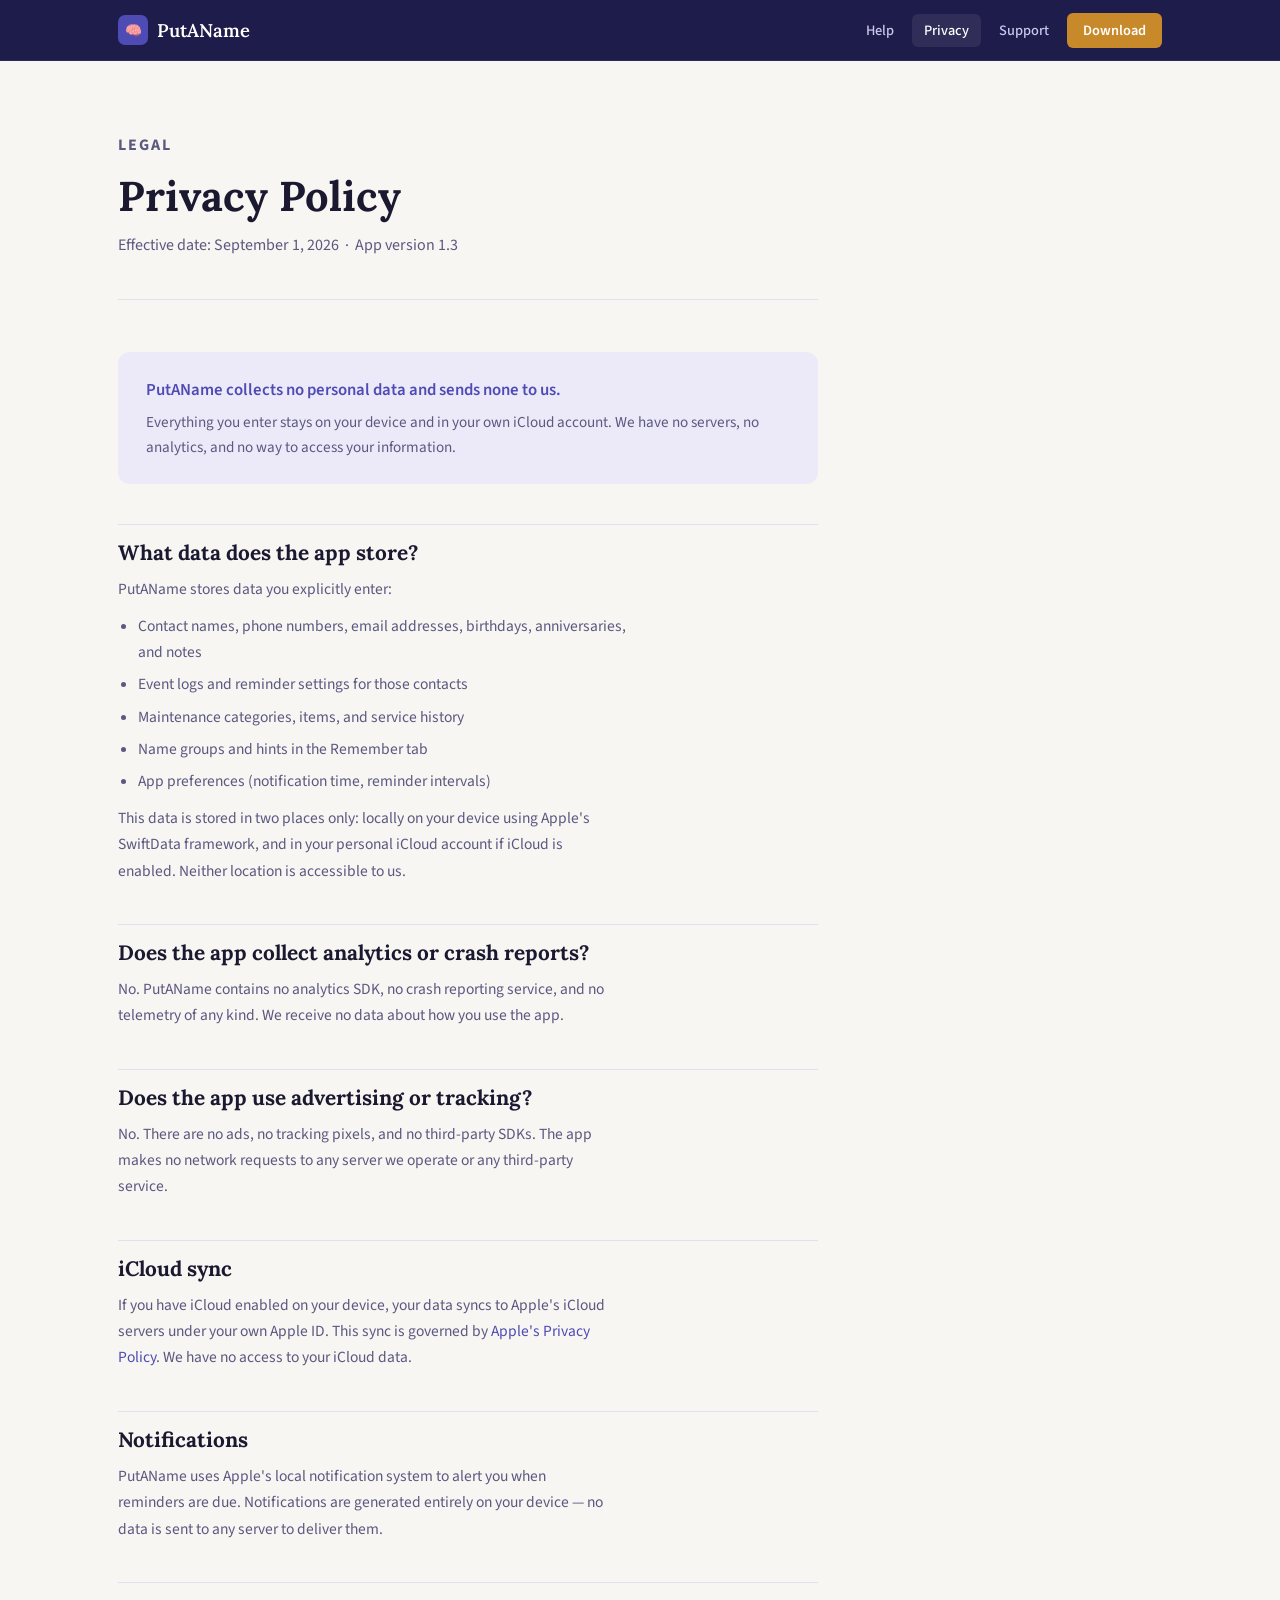
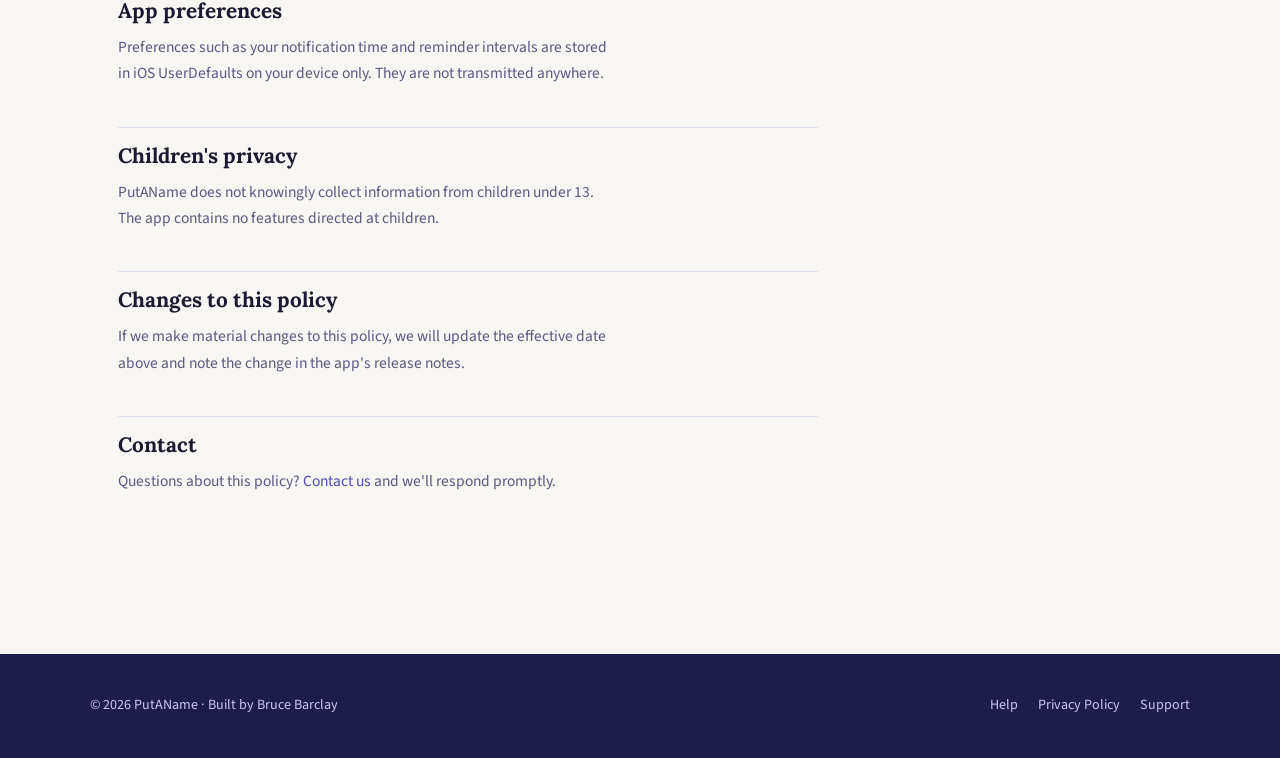
<file: privacy.html>
<!DOCTYPE html>
<html lang="en">
<head>
<meta charset="UTF-8">
<meta name="viewport" content="width=device-width, initial-scale=1.0">
<title>Privacy Policy — PutAName</title>
<meta name="description" content="PutAName collects no personal data. Your information stays on your device and in your own iCloud account.">
<link rel="stylesheet" href="style.css">
<style>
.policy-hero {
  padding: 60px 0 40px;
  border-bottom: 1px solid var(--border);
  margin-bottom: 52px;
  max-width: 700px;
}
.policy-hero h1 { font-size: clamp(1.9rem, 3.5vw, 2.6rem); margin-top: .3em; }
.policy-hero p  { font-size: 1rem; color: var(--ink-muted); margin-top: .7em; }

.policy-body {
  max-width: 700px;
}
.policy-body h2 {
  font-size: 1.3rem;
  margin: 40px 0 10px;
  padding-top: 16px;
  border-top: 1px solid var(--border);
}
.policy-body h2:first-child { border-top: none; margin-top: 0; }
.policy-body p, .policy-body li {
  font-size: .97rem;
  color: var(--ink-muted);
  line-height: 1.7;
  max-width: 62ch;
}
.policy-body ul {
  margin: 10px 0 10px 20px;
  display: flex;
  flex-direction: column;
  gap: 6px;
}

.highlight-box {
  background: var(--indigo-pale);
  border-radius: 12px;
  padding: 24px 28px;
  margin-bottom: 40px;
}
.highlight-box p {
  font-size: 1.05rem;
  color: var(--indigo);
  font-weight: 600;
  max-width: none;
}
.highlight-box span { font-weight: 400; color: var(--ink-muted); display: block; margin-top: 6px; font-size: .95rem; }
</style>
</head>
<body>

<nav class="site-nav" aria-label="Site navigation">
  <div class="nav-inner">
    <a href="index.html" class="nav-logo">
      <span class="nav-logo-icon">🧠</span>
      PutAName
    </a>
    <ul class="nav-links">
      <li><a href="help.html">Help</a></li>
      <li><a href="privacy.html" aria-current="page">Privacy</a></li>
      <li><a href="support.html">Support</a></li>
      <li><a href="index.html#download" class="nav-cta">Download</a></li>
    </ul>
  </div>
</nav>

<main>
<div class="page-content">

  <div class="policy-hero">
    <p class="eyebrow">Legal</p>
    <h1>Privacy Policy</h1>
    <p>Effective date: September 1, 2026 &nbsp;·&nbsp; App version 1.3</p>
  </div>

  <div class="policy-body">

    <div class="highlight-box">
      <p>PutAName collects no personal data and sends none to us.</p>
      <span>Everything you enter stays on your device and in your own iCloud account. We have no servers, no analytics, and no way to access your information.</span>
    </div>

    <h2>What data does the app store?</h2>
    <p>PutAName stores data you explicitly enter:</p>
    <ul>
      <li>Contact names, phone numbers, email addresses, birthdays, anniversaries, and notes</li>
      <li>Event logs and reminder settings for those contacts</li>
      <li>Maintenance categories, items, and service history</li>
      <li>Name groups and hints in the Remember tab</li>
      <li>App preferences (notification time, reminder intervals)</li>
    </ul>
    <p>This data is stored in two places only: locally on your device using Apple's SwiftData framework, and in your personal iCloud account if iCloud is enabled. Neither location is accessible to us.</p>

    <h2>Does the app collect analytics or crash reports?</h2>
    <p>No. PutAName contains no analytics SDK, no crash reporting service, and no telemetry of any kind. We receive no data about how you use the app.</p>

    <h2>Does the app use advertising or tracking?</h2>
    <p>No. There are no ads, no tracking pixels, and no third-party SDKs. The app makes no network requests to any server we operate or any third-party service.</p>

    <h2>iCloud sync</h2>
    <p>If you have iCloud enabled on your device, your data syncs to Apple's iCloud servers under your own Apple ID. This sync is governed by <a href="https://www.apple.com/legal/privacy/" target="_blank" rel="noopener">Apple's Privacy Policy</a>. We have no access to your iCloud data.</p>

    <h2>Notifications</h2>
    <p>PutAName uses Apple's local notification system to alert you when reminders are due. Notifications are generated entirely on your device — no data is sent to any server to deliver them.</p>

    <h2>App preferences</h2>
    <p>Preferences such as your notification time and reminder intervals are stored in iOS UserDefaults on your device only. They are not transmitted anywhere.</p>

    <h2>Children's privacy</h2>
    <p>PutAName does not knowingly collect information from children under 13. The app contains no features directed at children.</p>

    <h2>Changes to this policy</h2>
    <p>If we make material changes to this policy, we will update the effective date above and note the change in the app's release notes.</p>

    <h2>Contact</h2>
    <p>Questions about this policy? <a href="support.html">Contact us</a> and we'll respond promptly.</p>

  </div>

</div>
</main>

<footer class="site-footer">
  <div class="footer-inner">
    <span>© 2026 PutAName · Built by Bruce Barclay</span>
    <ul class="footer-links">
      <li><a href="help.html">Help</a></li>
      <li><a href="privacy.html">Privacy Policy</a></li>
      <li><a href="support.html">Support</a></li>
    </ul>
  </div>
</footer>

</body>
</html>
</file>
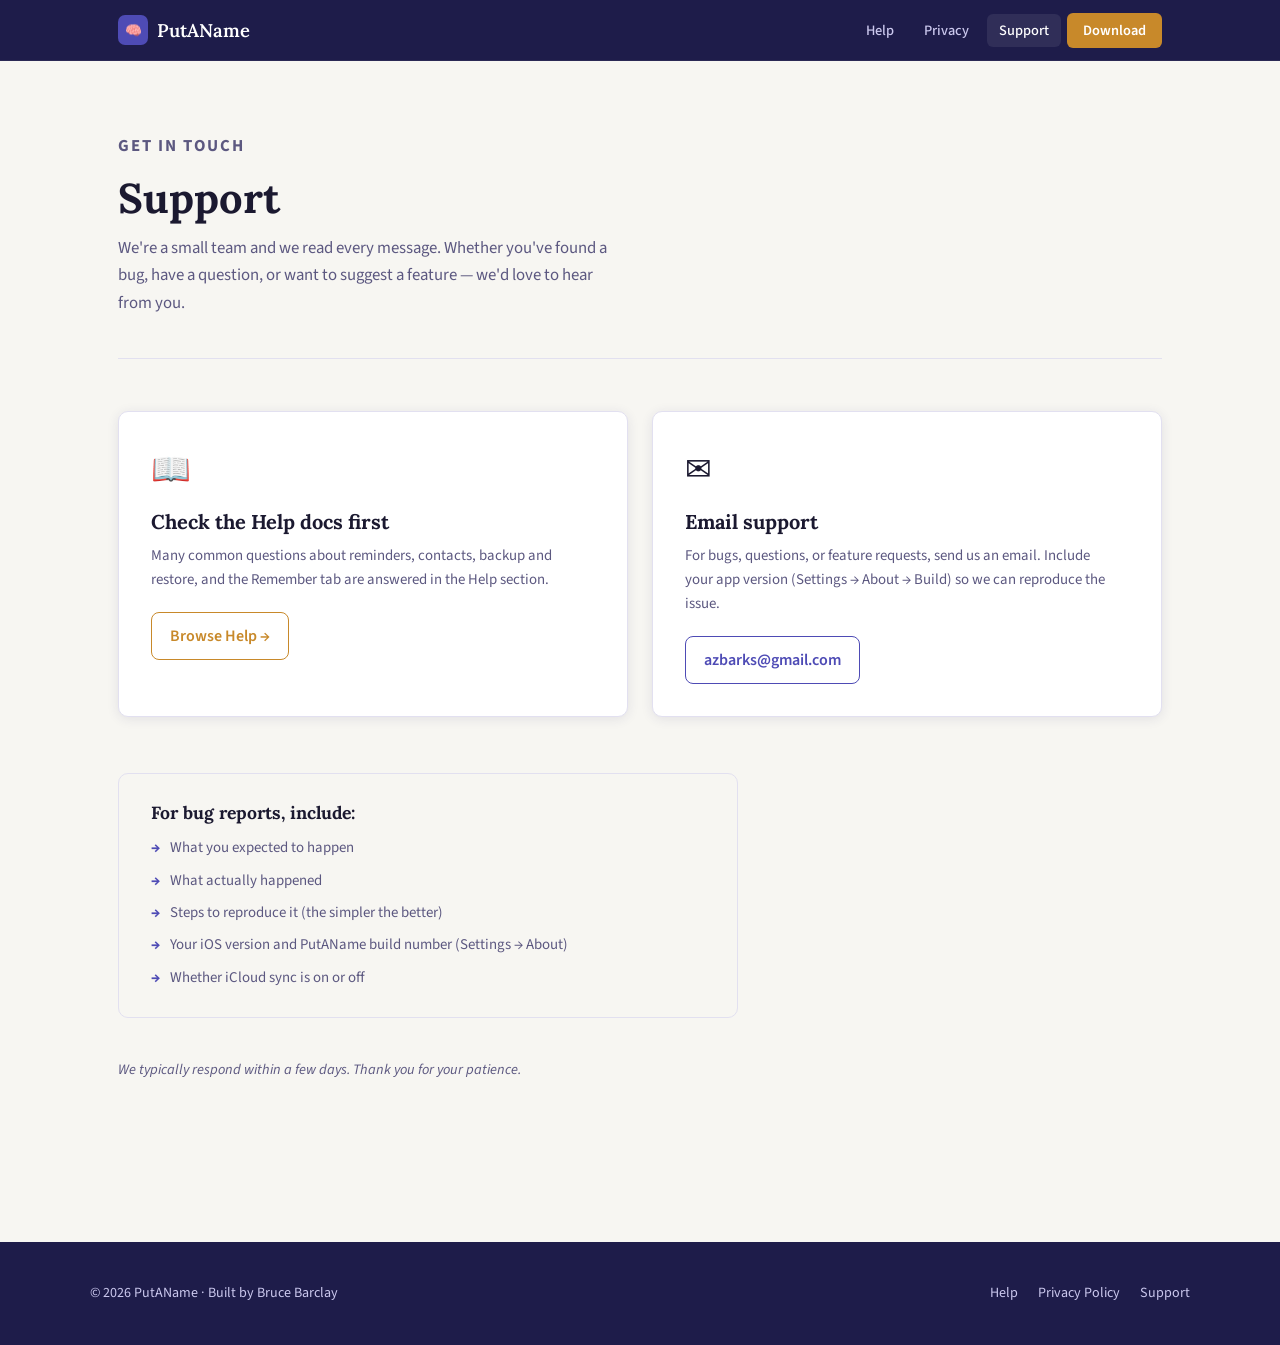
<file: support.html>
<!DOCTYPE html>
<html lang="en">
<head>
<meta charset="UTF-8">
<meta name="viewport" content="width=device-width, initial-scale=1.0">
<title>Support — PutAName</title>
<meta name="description" content="Get help with PutAName. Contact support, report a bug, or request a feature.">
<link rel="stylesheet" href="style.css">
<style>
.support-hero {
  padding: 60px 0 40px;
  border-bottom: 1px solid var(--border);
  margin-bottom: 52px;
}
.support-hero h1 { font-size: clamp(1.9rem, 3.5vw, 2.6rem); margin-top: .3em; }
.support-hero p  { font-size: 1.05rem; color: var(--ink-muted); margin-top: .7em; }

.support-grid {
  display: grid;
  grid-template-columns: 1fr 1fr;
  gap: 24px;
  margin-bottom: 56px;
}

.support-card {
  background: var(--surface);
  border: 1px solid var(--border);
  border-radius: var(--radius);
  padding: 32px;
  box-shadow: var(--shadow);
}
.support-card .card-icon {
  font-size: 2rem;
  margin-bottom: 14px;
  display: block;
}
.support-card h2 { font-size: 1.25rem; margin-bottom: 10px; }
.support-card p  { font-size: .93rem; color: var(--ink-muted); line-height: 1.6; margin-bottom: 20px; }

.email-link {
  display: inline-flex;
  align-items: center;
  gap: 8px;
  font-weight: 600;
  color: var(--indigo);
  font-size: 1rem;
  border: 1.5px solid var(--indigo);
  padding: 10px 18px;
  border-radius: 8px;
  transition: background .12s;
  text-decoration: none;
}
.email-link:hover { background: var(--indigo-pale); text-decoration: none; }

.help-link {
  display: inline-flex;
  align-items: center;
  gap: 8px;
  font-weight: 600;
  color: var(--amber);
  font-size: 1rem;
  border: 1.5px solid var(--amber);
  padding: 10px 18px;
  border-radius: 8px;
  transition: background .12s;
  text-decoration: none;
}
.help-link:hover { background: var(--amber-light); text-decoration: none; }

/* What to include */
.include-box {
  background: var(--ground);
  border: 1px solid var(--border);
  border-radius: var(--radius);
  padding: 28px 32px;
  max-width: 620px;
}
.include-box h3 { font-size: 1.1rem; margin-bottom: 14px; }
.include-list {
  list-style: none;
  display: flex;
  flex-direction: column;
  gap: 10px;
}
.include-list li {
  display: flex;
  gap: 10px;
  font-size: .93rem;
  color: var(--ink-muted);
  line-height: 1.5;
}
.include-list li::before {
  content: '→';
  color: var(--indigo);
  font-weight: 700;
  flex-shrink: 0;
}

.response-note {
  margin-top: 40px;
  font-size: .9rem;
  color: var(--ink-muted);
  font-style: italic;
}

@media (max-width: 640px) {
  .support-grid { grid-template-columns: 1fr; }
}
</style>
</head>
<body>

<nav class="site-nav" aria-label="Site navigation">
  <div class="nav-inner">
    <a href="index.html" class="nav-logo">
      <span class="nav-logo-icon">🧠</span>
      PutAName
    </a>
    <ul class="nav-links">
      <li><a href="help.html">Help</a></li>
      <li><a href="privacy.html">Privacy</a></li>
      <li><a href="support.html" aria-current="page">Support</a></li>
      <li><a href="index.html#download" class="nav-cta">Download</a></li>
    </ul>
  </div>
</nav>

<main>
<div class="page-content">

  <div class="support-hero">
    <p class="eyebrow">Get in touch</p>
    <h1>Support</h1>
    <p>We're a small team and we read every message. Whether you've found a bug, have a question, or want to suggest a feature — we'd love to hear from you.</p>
  </div>

  <div class="support-grid">
    <div class="support-card">
      <span class="card-icon">📖</span>
      <h2>Check the Help docs first</h2>
      <p>Many common questions about reminders, contacts, backup and restore, and the Remember tab are answered in the Help section.</p>
      <a href="help.html" class="help-link">Browse Help &rarr;</a>
    </div>

    <div class="support-card">
      <span class="card-icon">✉️</span>
      <h2>Email support</h2>
      <p>For bugs, questions, or feature requests, send us an email. Include your app version (Settings → About → Build) so we can reproduce the issue.</p>
      <a href="mailto:azbarks@gmail.com" class="email-link">azbarks@gmail.com</a>
    </div>
  </div>

  <div class="include-box">
    <h3>For bug reports, include:</h3>
    <ul class="include-list">
      <li>What you expected to happen</li>
      <li>What actually happened</li>
      <li>Steps to reproduce it (the simpler the better)</li>
      <li>Your iOS version and PutAName build number (Settings → About)</li>
      <li>Whether iCloud sync is on or off</li>
    </ul>
  </div>

  <p class="response-note">We typically respond within a few days. Thank you for your patience.</p>

</div>
</main>

<footer class="site-footer">
  <div class="footer-inner">
    <span>© 2026 PutAName · Built by Bruce Barclay</span>
    <ul class="footer-links">
      <li><a href="help.html">Help</a></li>
      <li><a href="privacy.html">Privacy Policy</a></li>
      <li><a href="support.html">Support</a></li>
    </ul>
  </div>
</footer>

</body>
</html>
</file>
<file: style.css>
/* RememberIt — shared stylesheet */

@import url('https://fonts.googleapis.com/css2?family=Lora:ital,wght@0,400;0,600;1,400;1,600&family=Source+Sans+3:wght@400;500;600;700&display=swap');

/* ── Tokens ── */
:root {
  --ink:         #1B1930;
  --ink-muted:   #5C5880;
  --indigo-deep: #252361;
  --indigo:      #4E4BB5;
  --indigo-pale: #ECEAF8;
  --amber:       #C8892A;
  --amber-light: #F5E4C0;
  --ground:      #F7F6F2;
  --surface:     #FFFFFF;
  --border:      #E2E0F0;
  --nav-bg:      #1E1C4A;
  --nav-text:    #CBC8EE;
  --radius:      10px;
  --shadow:      0 2px 12px rgba(37,35,97,.10);
}

@media (prefers-color-scheme: dark) {
  :root:not([data-theme="light"]) {
    --ink:         #EAE8F8;
    --ink-muted:   #9490BB;
    --indigo-deep: #151335;
    --indigo:      #7B78D8;
    --indigo-pale: #1E1C45;
    --amber:       #D9A040;
    --amber-light: #2E2310;
    --ground:      #120F2E;
    --surface:     #1A1740;
    --border:      #2C2A5A;
    --nav-bg:      #0E0C25;
    --nav-text:    #9490BB;
    --shadow:      0 2px 16px rgba(0,0,0,.40);
  }
}

:root[data-theme="dark"] {
  --ink:         #EAE8F8;
  --ink-muted:   #9490BB;
  --indigo-deep: #151335;
  --indigo:      #7B78D8;
  --indigo-pale: #1E1C45;
  --amber:       #D9A040;
  --amber-light: #2E2310;
  --ground:      #120F2E;
  --surface:     #1A1740;
  --border:      #2C2A5A;
  --nav-bg:      #0E0C25;
  --nav-text:    #9490BB;
  --shadow:      0 2px 16px rgba(0,0,0,.40);
}

/* ── Reset & Base ── */
*, *::before, *::after { box-sizing: border-box; margin: 0; padding: 0; }

html { scroll-behavior: smooth; }

body {
  font-family: 'Source Sans 3', system-ui, sans-serif;
  font-size: 17px;
  line-height: 1.65;
  color: var(--ink);
  background: var(--ground);
  -webkit-font-smoothing: antialiased;
}

h1, h2, h3, h4 {
  font-family: 'Lora', Georgia, serif;
  line-height: 1.2;
  text-wrap: balance;
  color: var(--ink);
}

a { color: var(--indigo); text-decoration: none; }
a:hover { text-decoration: underline; }
a:focus-visible { outline: 2px solid var(--amber); outline-offset: 3px; border-radius: 2px; }

p { max-width: 62ch; }
p + p { margin-top: .9em; }

/* ── Nav ── */
.site-nav {
  position: sticky;
  top: 0;
  z-index: 100;
  background: var(--nav-bg);
  border-bottom: 1px solid rgba(255,255,255,.06);
}

.nav-inner {
  max-width: 1100px;
  margin: 0 auto;
  padding: 0 28px;
  height: 60px;
  display: flex;
  align-items: center;
  justify-content: space-between;
  gap: 24px;
}

.nav-logo {
  font-family: 'Lora', serif;
  font-size: 1.15rem;
  font-weight: 600;
  color: #FFFFFF;
  display: flex;
  align-items: center;
  gap: 9px;
  text-decoration: none;
}

.nav-logo-icon {
  width: 30px; height: 30px;
  background: var(--indigo);
  border-radius: 7px;
  display: grid;
  place-items: center;
  font-size: .85rem;
}

.nav-links {
  display: flex;
  align-items: center;
  gap: 6px;
  list-style: none;
}

.nav-links a {
  color: var(--nav-text);
  font-size: .9rem;
  font-weight: 500;
  padding: 6px 12px;
  border-radius: 6px;
  transition: color .15s, background .15s;
  text-decoration: none;
}
.nav-links a:hover,
.nav-links a[aria-current="page"] {
  color: #FFFFFF;
  background: rgba(255,255,255,.08);
}

.nav-cta {
  background: var(--amber) !important;
  color: #fff !important;
  font-weight: 600 !important;
  padding: 7px 16px !important;
}
.nav-cta:hover { background: #a56f1a !important; }

/* ── Page wrapper ── */
.page-content {
  max-width: 1100px;
  margin: 0 auto;
  padding: 0 28px 80px;
}

/* ── Buttons ── */
.btn {
  display: inline-flex;
  align-items: center;
  gap: 8px;
  padding: 13px 26px;
  border-radius: 10px;
  font-family: 'Source Sans 3', sans-serif;
  font-size: 1rem;
  font-weight: 600;
  cursor: pointer;
  border: none;
  text-decoration: none;
  transition: transform .12s, box-shadow .12s;
}
.btn:hover { transform: translateY(-1px); box-shadow: 0 4px 14px rgba(0,0,0,.18); text-decoration: none; }
.btn:active { transform: none; }

.btn-primary {
  background: var(--amber);
  color: #fff;
}
.btn-ghost {
  background: transparent;
  color: var(--ink);
  border: 1.5px solid var(--border);
}
.btn-ghost:hover { background: var(--indigo-pale); }

/* ── Footer ── */
.site-footer {
  background: var(--nav-bg);
  color: var(--nav-text);
  padding: 40px 28px;
  margin-top: 80px;
  font-size: .88rem;
}

.footer-inner {
  max-width: 1100px;
  margin: 0 auto;
  display: flex;
  justify-content: space-between;
  align-items: center;
  flex-wrap: wrap;
  gap: 16px;
}

.footer-links {
  display: flex;
  gap: 20px;
  list-style: none;
}
.footer-links a {
  color: var(--nav-text);
  font-size: .88rem;
}
.footer-links a:hover { color: #fff; }

/* ── Utilities ── */
.eyebrow {
  font-family: 'Source Sans 3', sans-serif;
  font-size: .78rem;
  font-weight: 700;
  letter-spacing: .12em;
  text-transform: uppercase;
  color: var(--amber);
}

.section-title {
  font-size: clamp(1.6rem, 3vw, 2.2rem);
  margin-top: .4em;
  margin-bottom: 1.1em;
}

.card {
  background: var(--surface);
  border: 1px solid var(--border);
  border-radius: var(--radius);
  padding: 28px;
  box-shadow: var(--shadow);
}

/* ── Responsive nav ── */
@media (max-width: 640px) {
  .nav-links li:not(:last-child) { display: none; }
  .nav-inner { padding: 0 16px; }
  .page-content { padding: 0 16px 60px; }
}
</file>
